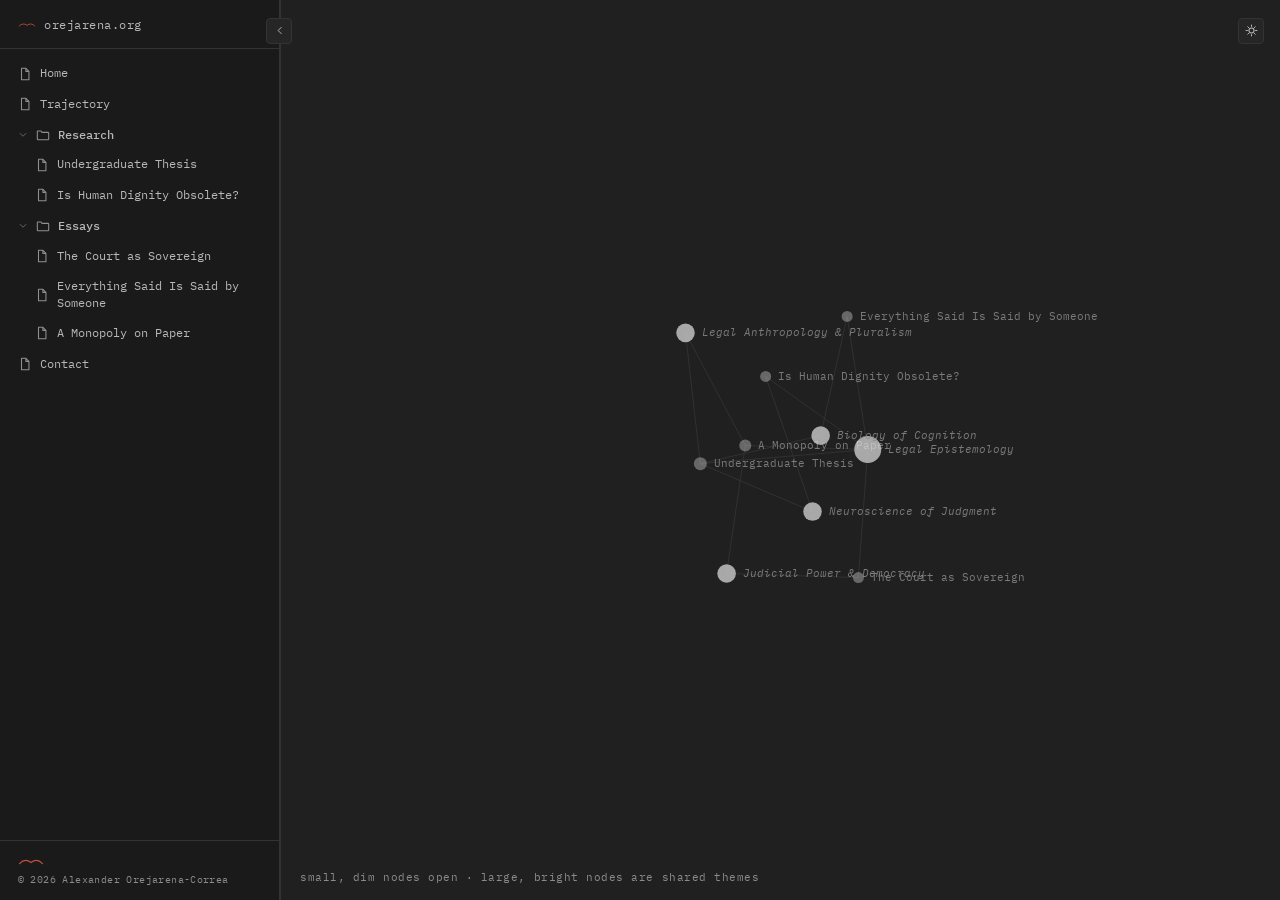
<file: index.html>
<!DOCTYPE html>
<html lang="en">
<head>
<meta charset="utf-8">
<meta name="viewport" content="width=device-width, initial-scale=1">
<title>Alexander Orejarena-Correa — Jurist. Researcher. Essayist.</title>
<meta name="description" content="Alexander Orejarena-Correa — jurist, researcher, essayist. Legal epistemology, neurobiology, anthropology and the law. Caribbean coast of Colombia.">
<meta property="og:title" content="Alexander Orejarena-Correa">
<meta property="og:description" content="Jurist, researcher, essayist. How law knows what it claims to know.">
<meta property="og:type" content="website">
<meta property="og:url" content="https://orejarena.org">
<link rel="canonical" href="https://orejarena.org/">
<meta name="theme-color" content="#1a1a1a" id="themeColorMeta">
<link rel="icon" href="data:image/svg+xml,%3Csvg xmlns='http://www.w3.org/2000/svg' viewBox='0 0 32 32'%3E%3Crect width='32' height='32' rx='7' fill='%231a1a1a'/%3E%3Cpath d='M1.9 20 Q8.5 12.5 16 18.5 Q23.5 12.5 30.1 20' fill='none' stroke='%23c1503d' stroke-width='2.4' stroke-linecap='round'/%3E%3C/svg%3E">
<script>
// Applied before first paint so a stored "light" preference never flashes
// dark first. Dark stays the default whenever nothing is stored.
(function () {
  try {
    if (localStorage.getItem('orejarena-theme') === 'light') {
      document.documentElement.setAttribute('data-theme', 'light');
    }
  } catch (e) {}
})();
</script>
<link rel="preconnect" href="https://fonts.googleapis.com">
<link rel="preconnect" href="https://fonts.gstatic.com" crossorigin>
<link href="https://fonts.googleapis.com/css2?family=Cormorant+Garamond:ital,wght@0,400;0,500;0,600;0,700;1,400;1,500&family=IBM+Plex+Mono:wght@400;500&display=swap" rel="stylesheet">
<link rel="stylesheet" href="style.css">
<script src="script.js" defer></script>
<noscript><style>.vault-main::before{content:'Enable JavaScript to navigate this vault.';display:block;padding:2rem;font-family:'IBM Plex Mono',monospace;color:#c1503d;}</style></noscript>
<script type="application/ld+json">
{
  "@context": "https://schema.org",
  "@type": "Person",
  "name": "Alexander Orejarena-Correa",
  "url": "https://orejarena.org",
  "description": "Jurist, researcher and essayist working where legal epistemology meets neurobiology and anthropology.",
  "alumniOf": "Universidad del Magdalena",
  "sameAs": [
    "https://www.academia.edu/120466930/",
    "https://substack.com/@orejarena"
  ]
}
</script>
</head>
<body>

<a class="skip-link" href="#vault-main">Skip to content</a>

<svg class="icon-defs" aria-hidden="true" focusable="false">
  <symbol id="icon-file" viewBox="0 0 16 16">
    <path d="M4 1.5h5L12.5 5v9.5H4V1.5Z" fill="none" stroke="currentColor" stroke-width="1.2" stroke-linejoin="round"/>
    <path d="M9 1.5V5h3.5" fill="none" stroke="currentColor" stroke-width="1.2" stroke-linejoin="round"/>
  </symbol>
  <symbol id="icon-folder" viewBox="0 0 16 16">
    <path d="M1.5 4.2c0-.4.3-.7.7-.7h3.6l1.1 1.5h6.9c.4 0 .7.3.7.7v7.1c0 .4-.3.7-.7.7H2.2c-.4 0-.7-.3-.7-.7V4.2Z" fill="none" stroke="currentColor" stroke-width="1.2" stroke-linejoin="round"/>
  </symbol>
  <symbol id="icon-chevron" viewBox="0 0 16 16">
    <path d="M5.5 3.5 10 8l-4.5 4.5" fill="none" stroke="currentColor" stroke-width="1.4" stroke-linecap="round" stroke-linejoin="round"/>
  </symbol>
  <symbol id="icon-mark" viewBox="0 0 34 14">
    <path d="M2 11 Q 9 3.5 17 9.5 Q 25 3.5 32 11" fill="none" stroke="currentColor" stroke-width="1.6" stroke-linecap="round"/>
  </symbol>
  <symbol id="icon-close" viewBox="0 0 16 16">
    <path d="M3.5 3.5 12.5 12.5M12.5 3.5 3.5 12.5" fill="none" stroke="currentColor" stroke-width="1.4" stroke-linecap="round"/>
  </symbol>
  <symbol id="icon-sun" viewBox="0 0 16 16">
    <circle cx="8" cy="8" r="3.1" fill="none" stroke="currentColor" stroke-width="1.3"/>
    <path d="M8 1.3v1.7M8 13v1.7M1.3 8h1.7M13 8h1.7M3.4 3.4l1.2 1.2M11.4 11.4l1.2 1.2M12.6 3.4l-1.2 1.2M4.6 11.4l-1.2 1.2" stroke="currentColor" stroke-width="1.2" stroke-linecap="round"/>
  </symbol>
  <symbol id="icon-moon" viewBox="0 0 16 16">
    <path d="M13.3 10A5.6 5.6 0 1 1 6 2.7a4.6 4.6 0 0 0 7.3 7.3Z" fill="none" stroke="currentColor" stroke-width="1.2" stroke-linejoin="round"/>
  </symbol>
</svg>

<div class="vault sidebar-open" id="vault">

  <button class="sidebar-toggle" id="sidebarToggle" aria-label="Toggle file explorer" aria-expanded="true" aria-controls="vaultSidebar">
    <svg class="icon" aria-hidden="true"><use href="#icon-chevron"/></svg>
  </button>

  <button class="theme-toggle" id="themeToggle" type="button" aria-label="Switch to light mode">
    <svg class="icon" aria-hidden="true"><use id="themeIconUse" href="#icon-sun"/></svg>
  </button>

  <aside class="vault-sidebar" id="vaultSidebar">
    <div class="vault-header">
      <svg class="icon vault-icon" aria-hidden="true"><use href="#icon-mark"/></svg>
      <span class="vault-name">orejarena.org</span>
    </div>

    <nav class="file-tree" aria-label="Vault files">
      <button class="tree-file" data-note="inicio" type="button">
        <svg class="icon" aria-hidden="true"><use href="#icon-file"/></svg><span class="tree-label">Home</span>
      </button>
      <button class="tree-file" data-note="trayectoria" type="button">
        <svg class="icon" aria-hidden="true"><use href="#icon-file"/></svg><span class="tree-label">Trajectory</span>
      </button>

      <div class="tree-folder">
        <button class="tree-folder-toggle" type="button" aria-expanded="true">
          <svg class="icon tree-caret" aria-hidden="true"><use href="#icon-chevron"/></svg><svg class="icon" aria-hidden="true"><use href="#icon-folder"/></svg><span class="tree-label">Research</span>
        </button>
        <div class="tree-folder-children">
          <button class="tree-file" data-note="analisis" type="button">
            <svg class="icon" aria-hidden="true"><use href="#icon-file"/></svg><span class="tree-label">Undergraduate Thesis</span>
          </button>
          <button class="tree-file" data-note="dignidad" type="button">
            <svg class="icon" aria-hidden="true"><use href="#icon-file"/></svg><span class="tree-label">Is Human Dignity Obsolete?</span>
          </button>
        </div>
      </div>

      <div class="tree-folder">
        <button class="tree-folder-toggle" type="button" aria-expanded="true">
          <svg class="icon tree-caret" aria-hidden="true"><use href="#icon-chevron"/></svg><svg class="icon" aria-hidden="true"><use href="#icon-folder"/></svg><span class="tree-label">Essays</span>
        </button>
        <div class="tree-folder-children">
          <button class="tree-file" data-note="corte-soberana" type="button">
            <svg class="icon" aria-hidden="true"><use href="#icon-file"/></svg><span class="tree-label">The Court as Sovereign</span>
          </button>
          <button class="tree-file" data-note="todo-lo-dicho" type="button">
            <svg class="icon" aria-hidden="true"><use href="#icon-file"/></svg><span class="tree-label">Everything Said Is Said by Someone</span>
          </button>
          <button class="tree-file" data-note="monopolio-papel" type="button">
            <svg class="icon" aria-hidden="true"><use href="#icon-file"/></svg><span class="tree-label">A Monopoly on Paper</span>
          </button>
        </div>
      </div>

      <button class="tree-file" data-note="contacto" type="button">
        <svg class="icon" aria-hidden="true"><use href="#icon-file"/></svg><span class="tree-label">Contact</span>
      </button>
    </nav>

    <div class="vault-footer">
      <svg class="icon vigil-mark" aria-hidden="true"><use href="#icon-mark"/></svg>
      <p>© 2026 Alexander Orejarena-Correa</p>
    </div>
  </aside>

  <main class="vault-main" id="vault-main">
    <div class="workspace" id="workspace">

      <div class="content-panel" id="contentPanel">
        <div class="note-header" id="noteHeader">
          <p class="note-breadcrumb" id="noteBreadcrumb"></p>
          <button class="note-close" id="noteClose" type="button" aria-label="Close">
            <svg class="icon" aria-hidden="true"><use href="#icon-close"/></svg>
          </button>
        </div>
        <div class="pane-container" id="paneContainer"></div>
      </div>

      <div class="graph-panel" id="graphPanel">
        <canvas class="graph-canvas" id="graphCanvas"></canvas>
        <p class="graph-hint">small, dim nodes open · large, bright nodes are shared themes</p>
      </div>

    </div>
  </main>

</div>

<template id="note-inicio">
  <p class="note-lede">I study how law <em>knows</em> what it claims to know.</p>
  <p>Everything published here proceeds from a single premise: that legal knowledge must answer to the same conditions of rigor it demands of everyone else.</p>
</template>

<template id="note-trayectoria">
  <p class="note-lede">One question, held long enough.</p>
  <p>Formation in law and conflict resolution at the Universidad del Magdalena, on the Caribbean coast of Colombia. The undergraduate thesis, defended in 2023, brought Maturana and Varela's theory of autopoiesis and Kahneman's cognitive psychology into the epistemology of law, and it remains the theoretical axis of everything written since. Its claim is simple to state and difficult to escape: whoever says the law knows something has described an observer, and observers are biological systems before they are institutions.</p>
  <p>Two lines of research remain open. The first examines the epistemic architecture of Colombian constitutional doctrine — what the Constitutional Court counts as knowledge, by what operations it produces certainty, and who is permitted to stand as its knower. The second follows human dignity out of its Kantian abstraction toward capacities with identifiable neurobiological substrates: deliberative autonomy, consciousness, empathy. Neither line concludes; both are the same question asked of different objects.</p>
</template>

<template id="note-analisis">
  <p>An integration of biology, neuroscience, Greek philosophy and legal anthropology into a single framework for reading law as scientific epistemology. Maturana's conditions of scientificity supply the methodological structure; the argument holds legal knowledge to the standard of any empirical discipline that claims to know.</p>
  <a class="doc-link" href="https://www.academia.edu/120466930/" target="_blank" rel="noopener">Read on Academia.edu ↗</a>
</template>

<template id="note-dignidad">
  <p>A challenge to the Kantian foundation of human dignity as the Colombian Constitutional Court applies it. The article proposes grounding dignity in concrete capacities with identifiable neurobiological substrates — deliberative autonomy, consciousness, empathy — rather than in metaphysical principle.</p>
  <a class="doc-link" href="https://www.academia.edu/120466930/Análisis_de_los_aportes_interdisciplinares_a_la_comprensión_de_lo_jurídico_como_epistemología_científica" target="_blank" rel="noopener">Read on Academia.edu ↗</a>
</template>

<template id="note-corte-soberana">
  <p class="note-lede">Every right is a matter of politics.</p>
  <p>Reading Colombia's 2025 crisis — an emergency decree suspended by the Court, a pension reform struck down on procedural grounds — through Critical Legal Studies (Duncan Kennedy, Jeremy Waldron, Roberto Unger, Roberto Gargarella, Mark Tushnet), the essay traces how the Constitutional Court's doctrine of "substitution" and its states of unconstitutional affairs function as undeclared constituent power, and asks whether judicial review protects rights or simply replaces popular deliberation with the interpretation of an unelected legal elite.</p>
  <p class="substack-note">These are selected pieces. The rest of the writing lives on <a href="https://substack.com/@orejarena" target="_blank" rel="me noopener">Substack</a>.</p>
</template>

<template id="note-todo-lo-dicho">
  <p class="note-lede">On the impossibility of separating the author from the work.</p>
  <p>Starting from Maturana and Varela's biology of cognition — "everything said is said by someone" — the essay argues that the demand to separate author from work is an epistemological fiction, and reads cases from Heidegger's Nazi rectorship to Alice Munro's silence about her husband's abuse to show that an author's blind spots are inscribed in the work itself, as the shape of what could not be said.</p>
  <p class="substack-note">These are selected pieces. The rest of the writing lives on <a href="https://substack.com/@orejarena" target="_blank" rel="me noopener">Substack</a>.</p>
</template>

<template id="note-monopolio-papel">
  <p class="note-lede">The history of law we were taught is the guild's autobiography, not the history of law.</p>
  <p>Drawing on Thomas Duve's category of normative knowledge, the essay follows ordering practices that never needed the state's permission — from Wayuu palabreros to Salamanca's theologians to Colombia's armed and informal economies — and reads the 1991 Constitution's recognition of indigenous jurisdiction not as a concession but as a confession: the monopoly never existed.</p>
  <p class="substack-note">These are selected pieces. The rest of the writing lives on <a href="https://substack.com/@orejarena" target="_blank" rel="me noopener">Substack</a>.</p>
</template>

<template id="note-contacto">
  <p class="note-lede">If the question is serious.</p>
  <p>Research collaborations, editorial inquiries, and disagreements argued in good faith are equally welcome. Write, and say what the question is.</p>
  <div class="contact-links">
    <a href="mailto:orejarenajohnalex@gmail.com">orejarenajohnalex@gmail.com</a>
    <a href="https://www.academia.edu/120466930/" target="_blank" rel="me noopener">Academia.edu ↗</a>
  </div>
</template>

</body>
</html>
</file>
<file: style.css>
/* orejarena.org — vault edition. Dark by default, sober, Obsidian/Gitsidian-
   inspired; a light theme is one click away via the sun/moon toggle. */

:root {
  --bg-sidebar: #1a1a1a;
  --bg-main: #202020;
  --bg-elevated: #262626;
  --bg-hover: #2c2c2c;
  --text: #dcddde;
  --text-soft: #b7b8ba;
  --muted: #8b8b8b;
  --border: #333333;
  --sienna: #c1503d;
  --sienna-dim: rgba(193, 80, 61, 0.35);
  --serif: 'Cormorant Garamond', Georgia, serif;
  --mono: 'IBM Plex Mono', monospace;
  --sidebar-w: 280px;
  --graph-w: 460px;
  --ease-panel: cubic-bezier(0.4, 0, 0.2, 1);
  --dur-panel: 0.5s;
  --dur-fast: 0.18s;
}

/* Light mode reuses the site's original "paper" palette — cream ground,
   the same deeper sienna it was built around before the vault redesign. */
:root[data-theme="light"] {
  --bg-sidebar: #ECE6D9;
  --bg-main: #F2EEE7;
  --bg-elevated: #F8F5EF;
  --bg-hover: #E6DFCF;
  --text: #2E2B28;
  --text-soft: #4E4A44;
  --muted: #6E695F;
  --border: #D9D2C4;
  --sienna: #8B3A2F;
  --sienna-dim: rgba(139, 58, 47, 0.14);
}

/* Only active for the brief window right after a theme toggle, so the
   swap crossfades instead of snapping — see the JS-added class. */
.theme-transition,
.theme-transition * {
  transition: background-color 0.3s ease, color 0.3s ease, border-color 0.3s ease, fill 0.3s ease, stroke 0.3s ease !important;
}

* { box-sizing: border-box; }

html, body {
  height: 100%;
}

body {
  margin: 0;
  background: var(--bg-main);
  color: var(--text);
  -webkit-font-smoothing: antialiased;
  text-rendering: optimizeLegibility;
  overflow: hidden;
}

::selection {
  background: var(--sienna-dim);
  color: var(--text);
}

:focus-visible {
  outline: 2px solid var(--sienna);
  outline-offset: 2px;
}

.skip-link {
  position: absolute;
  top: -100%;
  left: 1rem;
  z-index: 100;
  padding: 0.6rem 1rem;
  background: var(--sienna);
  color: #1a1a1a;
  font-family: var(--mono);
  font-size: 0.72rem;
  letter-spacing: 0.1em;
  text-transform: uppercase;
  text-decoration: none;
}
.skip-link:focus { top: 0.5rem; }

/* ── App shell ── */

.vault {
  display: flex;
  height: 100vh;
  height: 100dvh;
}

/* The toggle rides the sidebar's edge: it sits just past the sidebar's
   right border when open, and slides back to the screen edge when closed,
   so it's always reachable to bring the sidebar back. */
.sidebar-toggle {
  position: fixed;
  top: 1.1rem;
  left: calc(var(--sidebar-w) - 14px);
  z-index: 50;
  width: 26px;
  height: 26px;
  display: flex;
  align-items: center;
  justify-content: center;
  border: 1px solid var(--border);
  border-radius: 4px;
  background: var(--bg-elevated);
  color: var(--text-soft);
  cursor: pointer;
  transition: left var(--dur-panel) var(--ease-panel), color var(--dur-fast) ease, background-color var(--dur-fast) ease;
}
.sidebar-toggle:hover { color: var(--text); background: var(--bg-hover); }
.sidebar-toggle .icon {
  width: 11px;
  height: 11px;
  transform: rotate(180deg);
  transition: transform var(--dur-fast) ease;
}
.vault:not(.sidebar-open) .sidebar-toggle {
  left: 0.6rem;
}
.vault:not(.sidebar-open) .sidebar-toggle .icon {
  transform: rotate(0deg);
}

/* Independent of the sidebar's state, always reachable top-right. */
.theme-toggle {
  position: fixed;
  top: 1.1rem;
  right: 1rem;
  z-index: 50;
  width: 26px;
  height: 26px;
  display: flex;
  align-items: center;
  justify-content: center;
  border: 1px solid var(--border);
  border-radius: 4px;
  background: var(--bg-elevated);
  color: var(--text-soft);
  cursor: pointer;
  transition: color var(--dur-fast) ease, background-color var(--dur-fast) ease;
}
.theme-toggle:hover { color: var(--sienna); background: var(--bg-hover); }
.theme-toggle .icon { width: 13px; height: 13px; }

/* ── Sidebar ── */

.vault-sidebar {
  width: var(--sidebar-w);
  flex: none;
  background: var(--bg-sidebar);
  border-right: 1px solid var(--border);
  display: flex;
  flex-direction: column;
  overflow-x: hidden;
  overflow-y: auto;
  transition: width var(--dur-panel) var(--ease-panel);
}
@media (min-width: 861px) {
  .vault:not(.sidebar-open) .vault-sidebar {
    width: 0;
    border-right: 0;
  }
}

.icon-defs {
  position: absolute;
  width: 0;
  height: 0;
  overflow: hidden;
}

.icon {
  flex: none;
  width: 14px;
  height: 14px;
  stroke: currentColor;
}

.vault-header {
  display: flex;
  align-items: center;
  gap: 0.55rem;
  padding: 1rem 1.1rem;
  border-bottom: 1px solid var(--border);
}
.vault-icon { width: 18px; height: 8px; color: var(--sienna); }
.vault-name {
  font-family: var(--mono);
  font-size: 0.78rem;
  letter-spacing: 0.04em;
  color: var(--text-soft);
}

.file-tree {
  flex: 1;
  padding: 0.6rem 0.5rem;
  display: flex;
  flex-direction: column;
  gap: 0.05rem;
}

.tree-file,
.tree-folder-toggle {
  display: flex;
  align-items: center;
  gap: 0.5rem;
  width: 100%;
  border: 0;
  background: none;
  color: var(--text-soft);
  font-family: var(--mono);
  font-size: 0.76rem;
  text-align: left;
  padding: 0.42rem 0.6rem;
  cursor: pointer;
  border-radius: 3px;
  line-height: 1.35;
  transition: background-color var(--dur-fast) ease, color var(--dur-fast) ease;
}
.tree-file:hover,
.tree-folder-toggle:hover {
  background: var(--bg-hover);
  color: var(--text);
}
.tree-file.active {
  background: var(--sienna-dim);
  color: var(--text);
}
.tree-file .icon,
.tree-folder-toggle .icon { opacity: 0.75; }
.tree-label { overflow-wrap: anywhere; }

.tree-folder-toggle { font-weight: 500; }
.tree-caret {
  width: 10px;
  height: 10px;
  color: var(--muted);
  opacity: 1;
  transform: rotate(90deg);
  transition: transform var(--dur-fast) ease;
}
.tree-folder.collapsed .tree-caret { transform: rotate(0deg); }

.tree-folder-children {
  padding-left: 1.1rem;
  display: flex;
  flex-direction: column;
  gap: 0.05rem;
  overflow: hidden;
}
.tree-folder.collapsed .tree-folder-children {
  display: none;
}

.vault-footer {
  padding: 0.9rem 1.1rem;
  border-top: 1px solid var(--border);
  color: var(--muted);
}
.vigil-mark { width: 26px; height: 11px; color: var(--sienna); margin-bottom: 0.4rem; display: block; }
.vault-footer p {
  margin: 0;
  font-family: var(--mono);
  font-size: 0.62rem;
  letter-spacing: 0.04em;
}

/* ── Main pane: content + graph, always side by side ── */

.vault-main {
  flex: 1;
  min-width: 0;
  display: flex;
}

.workspace {
  flex: 1;
  min-width: 0;
  display: flex;
  overflow: hidden;
}

/* The graph starts full-width (nothing to accompany yet) and narrows to a
   fixed right-hand column the moment a note opens; the content panel simply
   fills whatever space the graph leaves, so the two move as one motion. */
.content-panel {
  flex: 1 1 auto;
  min-width: 0;
  min-height: 0;
  display: flex;
  flex-direction: column;
  overflow: hidden;
  border-right: 1px solid var(--border);
}

.graph-panel {
  position: relative;
  flex: none;
  width: 100%;
  min-width: 220px;
  background: var(--bg-main);
  transition: width var(--dur-panel) var(--ease-panel);
}
.workspace.note-open .graph-panel {
  width: var(--graph-w);
}

/* A single reading-pane header: shows where the open note lives and lets
   you close it back to the graph. No tabs, nothing accumulates — the
   sidebar and the graph are the only ways to navigate. */
.note-header {
  flex: none;
  display: flex;
  align-items: center;
  justify-content: space-between;
  gap: 1rem;
  min-height: 2.6rem;
  padding: 0 1rem;
  background: var(--bg-sidebar);
  border-bottom: 1px solid var(--border);
}

.note-close {
  flex: none;
  display: flex;
  align-items: center;
  justify-content: center;
  width: 22px;
  height: 22px;
  border: 0;
  border-radius: 3px;
  background: none;
  color: var(--muted);
  cursor: pointer;
  transition: background-color var(--dur-fast) ease, color var(--dur-fast) ease;
}
.note-close:hover { color: var(--sienna); background: var(--bg-hover); }

.pane-container {
  flex: 1;
  min-height: 0;
  overflow-y: auto;
}

.graph-canvas {
  width: 100%;
  height: 100%;
  display: block;
  cursor: default;
  touch-action: none;
}

.graph-hint {
  position: absolute;
  left: 1.2rem;
  right: 1.2rem;
  bottom: 1rem;
  margin: 0;
  font-family: var(--mono);
  font-size: 0.66rem;
  letter-spacing: 0.05em;
  color: var(--muted);
  pointer-events: none;
}

/* ── Note pane ── */

.note-pane-inner {
  max-width: 680px;
  margin: 0 auto;
  padding: clamp(2rem, 5vw, 3.5rem) clamp(1.3rem, 4vw, 2rem) 4rem;
  animation: note-fade-in 0.35s ease both;
}

@keyframes note-fade-in {
  from { opacity: 0; transform: translateY(8px); }
  to   { opacity: 1; transform: translateY(0); }
}

.note-breadcrumb {
  margin: 0;
  font-family: var(--mono);
  font-size: 0.7rem;
  letter-spacing: 0.05em;
  color: var(--muted);
  overflow-wrap: anywhere;
}

.note-title {
  font-family: var(--serif);
  font-weight: 600;
  font-size: clamp(1.6rem, 4vw, 2.3rem);
  line-height: 1.2;
  color: var(--text);
  margin: 0 0 0.4rem;
  text-wrap: pretty;
}

.note-meta {
  font-family: var(--mono);
  font-size: 0.68rem;
  letter-spacing: 0.05em;
  color: var(--sienna);
  margin: 0 0 1.8rem;
}

.note-pane-inner p {
  font-family: var(--serif);
  font-size: 1.12rem;
  line-height: 1.8;
  color: var(--text-soft);
  margin: 0 0 1.2rem;
  font-variant-numeric: oldstyle-nums;
  text-wrap: pretty;
}

.note-lede {
  font-weight: 600;
  font-size: 1.3rem !important;
  color: var(--text) !important;
}

.doc-link {
  display: inline-block;
  margin: 0.3rem 0 1.8rem;
  font-family: var(--mono);
  font-size: 0.72rem;
  letter-spacing: 0.08em;
  text-transform: uppercase;
  color: var(--text);
  text-decoration: none;
  border-bottom: 1px solid var(--muted);
  padding-bottom: 2px;
}
.doc-link:hover, .doc-link:focus-visible {
  color: var(--sienna);
  border-bottom-color: var(--sienna);
}

.substack-note {
  font-style: italic;
  color: var(--muted) !important;
  font-size: 1rem !important;
}
.substack-note a {
  color: var(--text-soft);
  text-decoration: none;
  border-bottom: 1px solid var(--muted);
}
.substack-note a:hover { color: var(--sienna); border-bottom-color: var(--sienna); }

.contact-links {
  display: flex;
  flex-wrap: wrap;
  gap: 0.6rem 2rem;
  margin-top: 1.4rem;
}
.contact-links a {
  font-family: var(--mono);
  font-size: 0.78rem;
  color: var(--text);
  text-decoration: none;
  border-bottom: 1px solid var(--muted);
  padding-bottom: 2px;
}
.contact-links a:hover { color: var(--sienna); border-bottom-color: var(--sienna); }

/* ── Mobile ── */

@media (max-width: 860px) {
  .sidebar-toggle {
    left: 0.7rem !important;
    top: 0.7rem;
  }

  .vault-sidebar {
    position: fixed;
    inset: 0 auto 0 0;
    z-index: 40;
    width: min(84vw, 300px) !important;
    border-right: 1px solid var(--border);
    transform: translateX(-100%);
    transition: transform 0.22s ease;
    box-shadow: 2px 0 18px rgba(0,0,0,0.4);
  }
  .vault.sidebar-open .vault-sidebar {
    transform: translateX(0);
  }
  .vault.sidebar-open::after {
    content: '';
    position: fixed;
    inset: 0;
    background: rgba(0,0,0,0.5);
    z-index: 35;
  }

  .vault-main { width: 100%; }
  .note-header { padding-left: 3rem; }

  .workspace { flex-direction: column; }

  .content-panel {
    border-right: 0;
    border-bottom: 1px solid var(--border);
  }

  .graph-panel {
    width: 100% !important;
    height: 100%;
    min-width: 0;
    min-height: 160px;
    transition: height var(--dur-panel) var(--ease-panel);
  }
  .workspace.note-open .graph-panel {
    height: 200px;
  }
}

@media (prefers-reduced-motion: reduce) {
  *, *::before, *::after {
    animation: none !important;
    transition: none !important;
  }
}

/* ── Print ── */

@media print {
  .sidebar-toggle, .vault-sidebar, .note-header, .graph-panel { display: none; }
  body { overflow: visible; }
  .vault, .vault-main, .workspace, .content-panel, .pane-container { height: auto; overflow: visible; }
}
</file>
